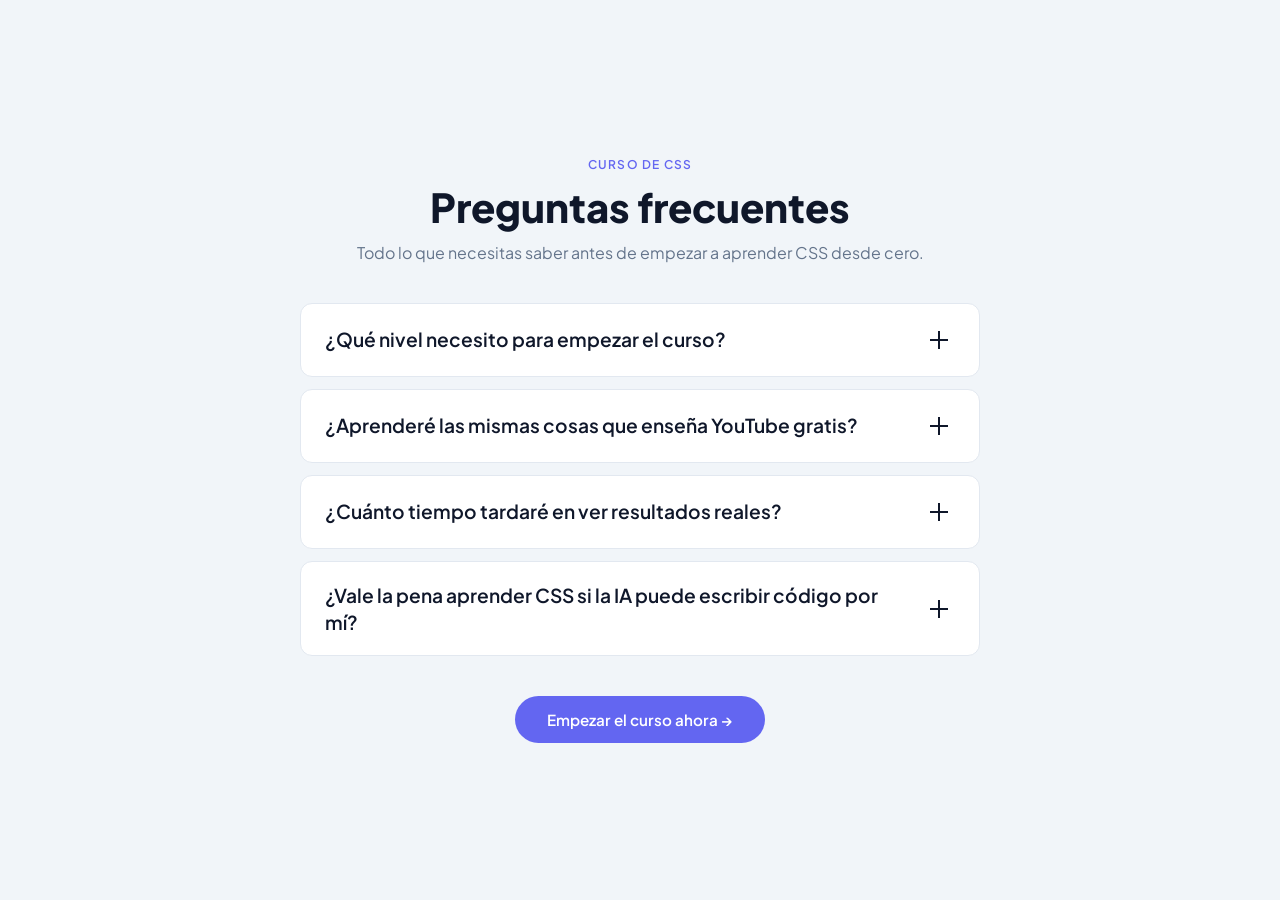
<file: faq.html>
<!DOCTYPE html>
<html lang="es">

<head>
  <meta charset="UTF-8">
  <meta name="viewport" content="width=device-width, initial-scale=1.0">
  <title>FAQ — Aprende CSS desde cero</title>
  <link rel="preconnect" href="https://fonts.googleapis.com">
  <link rel="preconnect" href="https://fonts.gstatic.com" crossorigin>
  <link href="https://fonts.googleapis.com/css2?family=Plus+Jakarta+Sans:wght@400;600;800&display=swap"
    rel="stylesheet">
  <link rel="stylesheet" href="./estilos-faq.css">
</head>

<body>

  <main class="faq">

    <header class="faq__header">
      <span class="faq__info">Curso de CSS</span>
      <h1 class="faq__title">Preguntas frecuentes</h1>
      <p class="faq__subtitle">
        Todo lo que necesitas saber antes de empezar a aprender CSS desde cero.
      </p>
    </header>

    <ul class="faq__list">

      <li class="accordion">
        <div class="accordion__bar"></div>


        <details name="faq">
          <summary class="accordion__summary">
            <span class="accordion__question">
              ¿Qué nivel necesito para empezar el curso?
            </span>
            <div class="accordion__icon">
              <span class="line-1"></span>
              <span class="line-2"></span>
            </div>
          </summary>
        </details>


        <article class="accordion__body">
          <div class="accordion__inner">
            <div class="accordion__answer">
              Solo necesitas saber HTML básico. El curso está diseñado para llevarte
              de cero a manejar con confianza propiedades modernas como
              <strong>@property, clip-path, :has(), :is() y CSS Grid</strong>.
              Sin conocimiento previo de CSS avanzado.
            </div>
          </div>
        </article>
      </li>

      <!-- Item 3 -->
      <li class="accordion">
        <div class="accordion__bar"></div>
        <details name="faq">
          <summary class="accordion__summary">
            <span class="accordion__question">
              ¿Aprenderé las mismas cosas que enseña YouTube gratis?
            </span>
            <div class="accordion__icon">
              <span class="line-1"></span>
              <span class="line-2"></span>
            </div>
          </summary>
        </details>
        <div class="accordion__body">
          <div class="accordion__inner">
            <div class="accordion__answer">
              YouTube enseña el <em>qué</em>. Este curso enseña el <em>por qué</em> y el <em>cómo</em>,
              con proyectos reales y un hilo conductor que conecta cada concepto.
              <strong>Los videos sueltos no reemplazan un aprendizaje estructurado.</strong>
            </div>
          </div>
        </div>
      </li>

      <!-- Item 4 -->
      <li class="accordion">
        <div class="accordion__bar"></div>
        <details name="faq">
          <summary class="accordion__summary">
            <span class="accordion__question">
              ¿Cuánto tiempo tardaré en ver resultados reales?
            </span>
            <div class="accordion__icon">
              <span class="line-1"></span>
              <span class="line-2"></span>
            </div>
          </summary>
        </details>
        <div class="accordion__body">
          <div class="accordion__inner">
            <div class="accordion__answer">
              En las primeras dos semanas ya construirás interfaces que antes parecían
              imposibles sin JavaScript. El objetivo no es terminar el curso,
              sino que en <strong>cada módulo tengas algo funcional para mostrar</strong>.
            </div>
          </div>
        </div>
      </li>

      <!-- Item 5 -->
      <li class="accordion">
        <div class="accordion__bar"></div>
        <details name="faq">
          <summary class="accordion__summary">
            <span class="accordion__question">
              ¿Vale la pena aprender CSS si la IA puede escribir código por mí?
            </span>
            <div class="accordion__icon">
              <div class="accordion__icon">
                <span class="line-1"></span>
                <span class="line-2"></span>
              </div>
            </div>
          </summary>
        </details>
        <div class="accordion__body">
          <div class="accordion__inner">
            <div class="accordion__answer">
              La IA escribe <em>mejor</em> CSS cuando tú entiendes CSS.
              Sabrás cuándo el output es correcto, cómo optimizarlo y
              cómo pedirle exactamente lo que necesitas.
              <strong>Quien no sabe CSS acepta cualquier cosa que genere la IA.</strong>
            </div>
          </div>
        </div>
      </li>

    </ul>


    <a class="faq__btn" href="#">Empezar el curso ahora →</a>



  </main>

</body>

</html>
</file>
<file: estilos-faq.css>
*,
*::before,
*::after {
  box-sizing: border-box;
  margin: 0;
  padding: 0;
}

ul {
  list-style: none;
}

summary {
  list-style: none;
}

summary::-webkit-details-marker {
  display: none;
}


body {
  font-family: 'Plus Jakarta Sans', sans-serif;
  min-height: 100vh;
  display: grid;
  place-items: center;
  background: #f1f5f9;
  padding: 3rem 1rem;
}


.faq {
  width: min(680px, 90%);
  display: flex;
  flex-direction: column;
  gap: 2.5rem;
}

.faq__header {
  text-align: center;
  display: flex;
  flex-direction: column;
  align-items: center;
  gap: 0.75rem;
}

.faq__info {
  display: inline-block;
  font-size: 0.75rem;
  font-weight: 600;
  letter-spacing: 0.1em;
  text-transform: uppercase;

  color: #6366f1;
}

.faq__title {
  font-size: clamp(1.75rem, 1.2rem + 2vw, 2.5rem);
  font-weight: 800;
  color: #0f172a;
  line-height: 1.15;
}

.faq__subtitle {
  font-size: 1rem;
  color: #64748b;
}


.faq__list {
  display: flex;
  flex-direction: column;
  gap: 0.75rem;
}

.accordion {
  position: relative;
  background: #fff;
  border: 1px solid #e2e8f0;
  border-radius: 12px;
  overflow: hidden;
  transition: all 0.4s ease-in;
}

.accordion:has(details[open]) {
  border-color: #6366f1;
  box-shadow:
    0 20px 25px -5px rgba(99, 102, 241, 0.1),
    0 8px 10px -6px rgba(99, 102, 241, 0.1);
  transform: translateY(-2px);
}


.accordion__bar {
  position: absolute;
  width: 4px;
  inset: 0;
  scale: 0;
  background: linear-gradient(to bottom, #6366f1, #a855f7);
  transition: scale .4s ease;
}

.accordion:has(details[open]) .accordion__bar {
  scale: 1;
}


.accordion__summary {
  display: flex;
  align-items: center;
  justify-content: space-between;
  gap: 1rem;
  padding: 1.25rem 1.5rem;
  cursor: pointer;
  user-select: none;
}

.accordion__summary:hover .accordion__question {
  color: #6366f1;
}


.accordion__question {
  font-size: 1.2rem;
  font-weight: 600;
  color: #0f172a;
  line-height: 1.4;
  transition: color 0.2s ease-out;
}

.accordion__icon {
  display: grid;
  justify-content: center;
  align-items: center;
  grid-template-areas: "icon";
  width: 32px;
  height: 32px;
}

.line-1,
.line-2 {
  grid-area: icon;
  width: 18px;
  height: 2px;
  background-color: #0f172a;
}

.line-2 {
  rotate: 90deg;
  transition: rotate .3s ease-in;
}

details[open] .line-2 {
  rotate: 0deg;
}

/* =====================================================
   ACCORDION__BODY — Animación grid-template-rows
===================================================== */
.accordion__body {
  display: grid;
  grid-template-rows: 0fr;
  opacity: 0;
  transition:
    grid-template-rows 0.45s cubic-bezier(0.175, 0.885, 0.32, 1.1),
    opacity 0.35s ease;
}

details[open]+.accordion__body {
  grid-template-rows: 1fr;
  opacity: 1;
}


.accordion__inner {
  overflow: hidden;
}


.accordion__answer {
  padding: 0 1.5rem 1.5rem;
  font-size: clamp(0.875rem, 0.8rem + 0.2vw, 0.95rem);
  color: #475569;
  line-height: 1.7;
}



/* =====================================================
   FAQ__FOOTER
===================================================== */
.faq__footer {
  display: flex;
  justify-content: center;
}


/* =====================================================
   FAQ__BTN — CTA principal
===================================================== */
.faq__btn {
  display: block;
  width: max-content;
  margin: 0 auto;
  padding: 0.875rem 2rem;
  background: #6366f1;
  color: #fff;
  font-family: inherit;
  font-size: 0.95rem;
  font-weight: 600;
  text-decoration: none;
  border-radius: 9999px;
  transition: background 200ms ease-out, transform 200ms ease-out, box-shadow 200ms ease-out;
}

.faq__btn:hover {
  background: #4f46e5;
  transform: translateY(-2px);
  box-shadow: 0 8px 20px rgba(99, 102, 241, 0.35);
}
</file>
